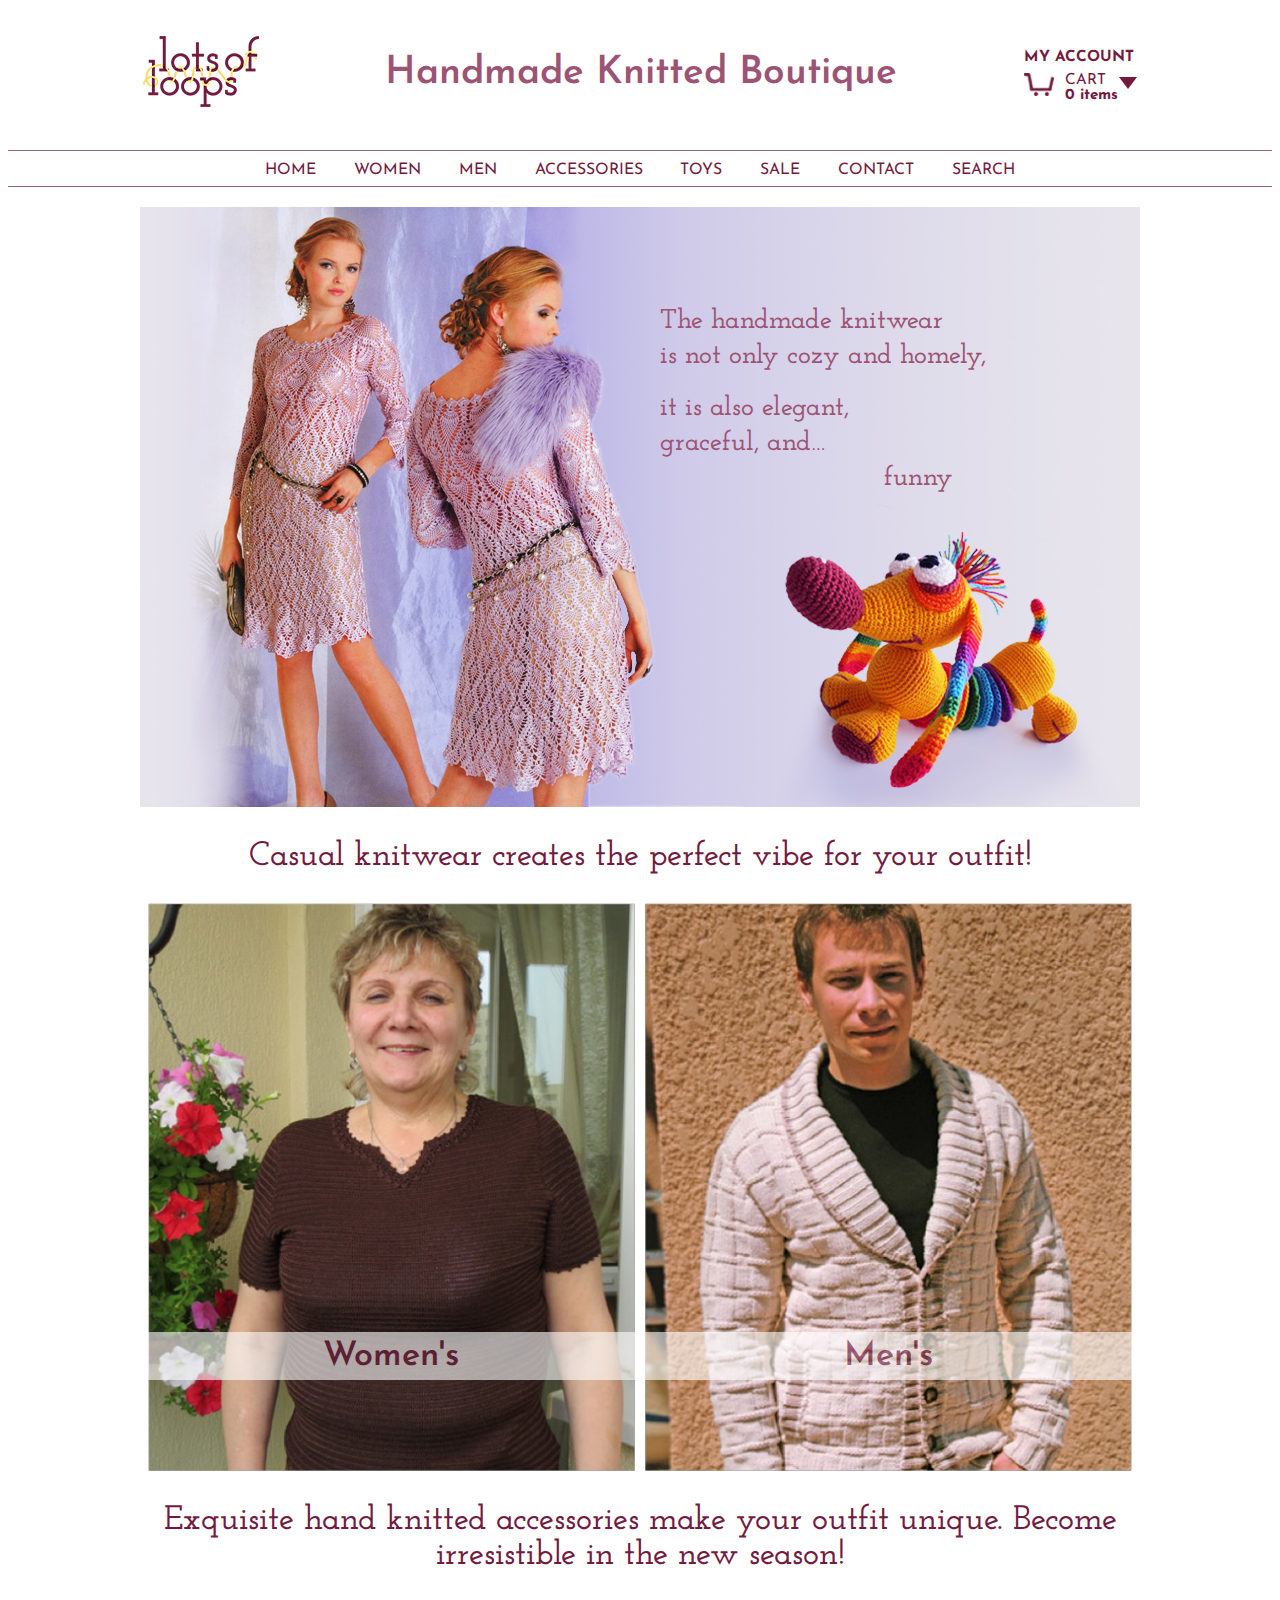
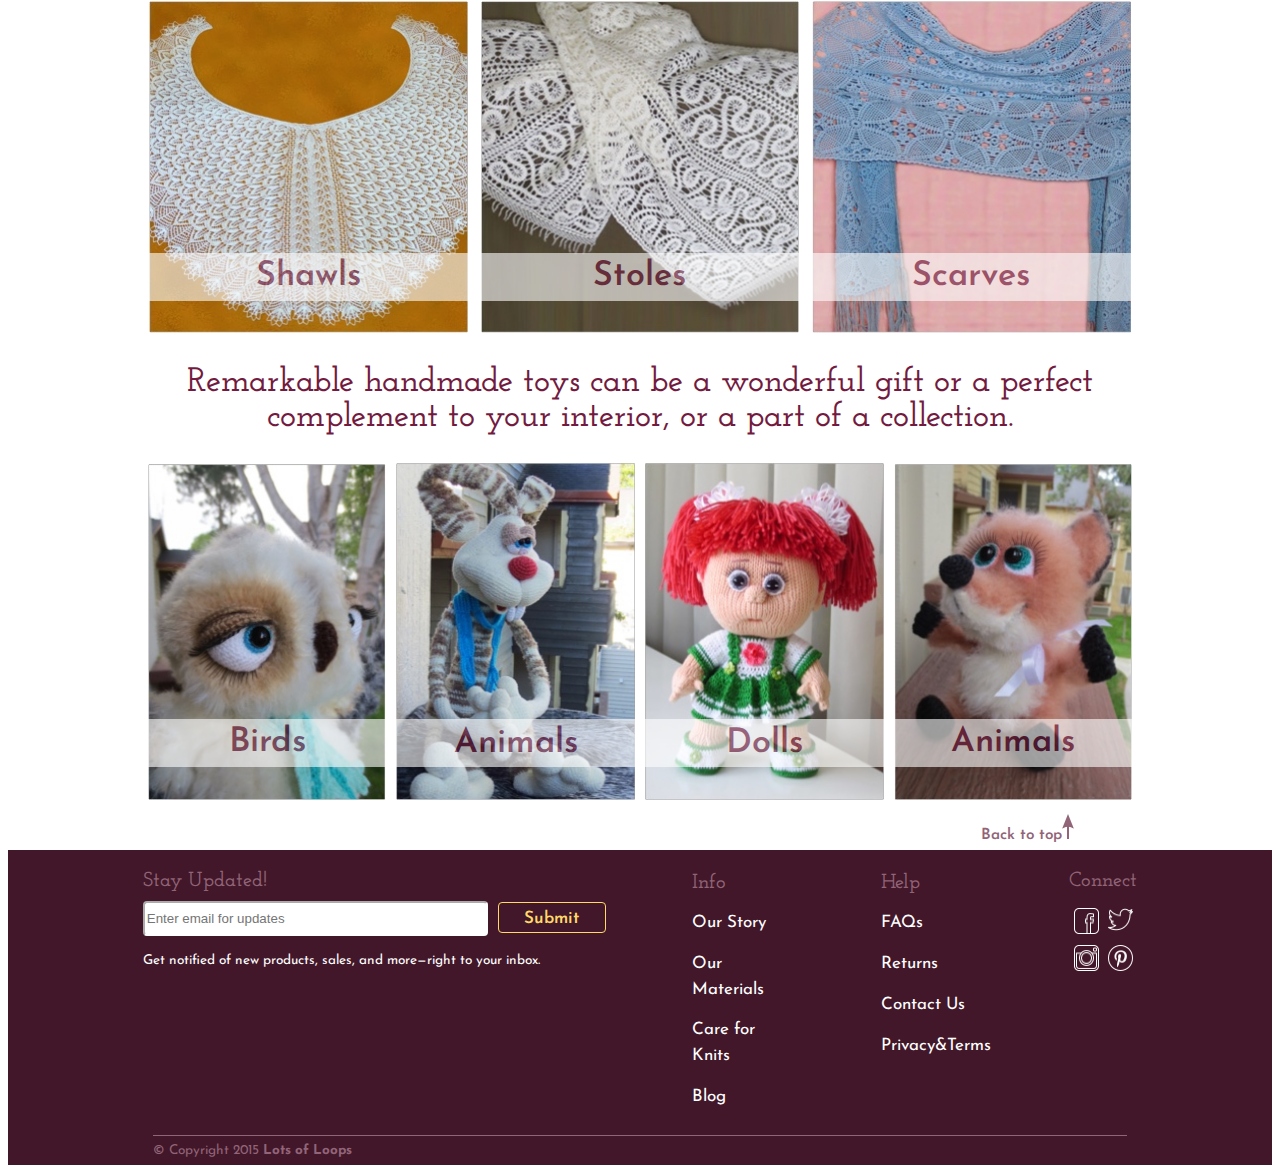
<file: index.html>
<!DOCTYPE html>
<html lang="en-us">
<head>
  <meta http-equiv="X-UA-Compatible" content="IE=Edge">
  <meta name="viewport" content="width=device-width, initial-scale=1">
  <meta charset="UTF-8">
  <title>Handmade Knitted Boutique | Lots of Loops</title>

<!-- Google fonts -->
  <link href='https://fonts.googleapis.com/css?family=Josefin+Sans:400,600,700|Josefin+Slab:400,600,700' rel='stylesheet' type='text/css'>

<!-- CSS -->
  <link rel="stylesheet" href="css/style.css">
</head>

<body>
  
<!-- Hero -->
<header>
<!-- RESPONSIVE NAV 
  <a class="hamburger" id="menu" href="#">&#9776;</a> -->
<div class="hea">    
  <div class="logo">
    <a href="index.html"><img src="images/logo.png" alt="Lots of Loops" /></a>
  </div>
  <div class="title">
    <h1>Handmade Knitted Boutique</h1>
  </div>
  <div class="account">
    <a href="#">MY ACCOUNT</a>
    <div class="cart">
        <a href="#">
          <img src="images/cart-1.png" alt="" />
          <span>CART<br> <strong>0 items</strong></span>
        </a>
    </div>
  </div>
</div>
</header>

<hr>
  <nav class="menu">
    <a href="index.html">HOME</a>
    <a href="toys.html">WOMEN</a>
    <a href="toys.html">MEN</a>
    <a href="toys.html">ACCESSORIES</a>
    <a href="toys.html">TOYS</a>
    <a href="toys.html">SALE</a>
    <a href="#">CONTACT</a>
    <a href="#">SEARCH</a>
  </nav>
<hr>

  <div class="hero">
    <div>
      <img src="images/Hero.jpg" alt="" />
      <div class="hero-text">
        <p class="one">The handmade knitwear<br>is not only cozy and homely,</p>
        <p class="two">it is also elegant,<br>graceful, and…</p>
        <p class="three">funny</p>
      </div>
    </div>
  </div>
  
<!-- Cloth -->
<main class="main">
  <div class="slog">
    <h2>Casual knitwear creates the perfect vibe for your outfit!</h2>
  </div>
  <div class="block">
    <div class="men">
      <a href="Women.html"><img src="images/w-02-1.jpg" alt="Women" />
        <div class="sign">
          <p>Women's</p>
        </div>
      </a>
    </div>
    <div class="men">
      <a href="#"><img src="images/m-01-1.jpg" alt="Men" />
        <div class="sign">
          <p>Men's</p>
        </div>
      </a>
    </div>
  </div>

<!-- Shawls -->
  <div class="slog">
    <h2>Exquisite hand knitted accessories make your outfit unique. Become irresistible in the new season!</h2>
  </div>
  <div class="block">
    <div class="sha">
      <a href="#"><img src="images/shawl-1-1.jpg" alt="Shawls" />
          <div class="sign">  
            <p>Shawls</p>
          </div>
      </a>
    </div>
    <div class="sha">
      <a href="#"><img src="images/shawl-2-3.jpg" alt="Stoles" />
        <div class="sign">
          <p>Stoles</p>
        </div>
      </a>
    </div>
    <div class="sha">
      <a href="#"><img src="images/shawl-4-1.jpg" alt="Scarves" />
        <div class="sign"> 
          <p>Scarves</p>
        </div>
      </a>
    </div>
  </div>

<!-- Toys -->  
  <div class="slog">
    <h2>Remarkable handmade toys can be a wonderful gift or a perfect complement to your interior, or a part of a collection.</h2>
  </div>
  <div class="block">
    <div class="toy">
      <a href="toys.html"><img src="images/owl-1.jpg" alt="Birds" />
        <div class="sign">
          <p>Birds</p>
        </div>
      </a>
    </div>
    <div class="toy">
      <a href="toys.html"><img src="images/IMG_3790.jpg" alt="Animals" />
        <div class="sign">
          <p>Animals</p>
        </div>
      </a>
    </div>
    <div class="toy">
      <a href="toys.html"><img src="images/dol-1-1.jpg" alt="Dolls" />
        <div class="sign">
          <p>Dolls</p>
        </div>
      </a>
    </div>
    <div class="toy">
      <a href="toys.html"><img src="images/fox-1.jpg" alt="Animals" />
        <div class="sign">
          <p>Animals</p>
        </div>
      </a>
    </div>
  </div>
</main>

<!--Back to top-->

<div class="top">
  <div>
    <a href="#top">Back to top<img src="images/arrow-top.png"></a>
  </div>
</div>

<!-- Footer -->
<footer>
  <div class="foot">
    <div class="email">
      <h3>Stay Updated!</h3>
      <input type="email" placeholder="Enter email for updates" size="40">
      <button type="submit">Submit</button>
      <p>Get notified of new products, sales, and more—right to your inbox.</p>
    </div>
    <ul class="info">
      <li><h3>Info</h3></li>
      <li><a href="#">Our Story</a></li>
      <li><a href="#">Our Materials</a></li>
      <li><a href="#">Care for Knits</a></li>
      <li><a href="#">Blog</a></li>
    </ul>
    <ul class="info">
      <li><h3>Help</h3></li>
      <li><a href="#">FAQs</a></li>
      <li><a href="#">Returns</a></li>
      <li><a href="#">Contact Us</a></li>
      <li><a href="#">Privacy&Terms</a></li>
    </ul>
    <div class="connect icon">
      <h3>Connect</h3>
      <a href="#"><img src="images/facebook.png" /></a>
      <a href="#"><img src="images/twitter.png" /></a>
      <a href="#"><img src="images/instagram.png" /></a>
      <a href="#"><img src="images/pinterest_copyrighted.png" /></a>
    </div>
    <div class="copy">
      <hr>
      <p>&copy; Copyright 2015 <strong>Lots of Loops</strong></p>
    </div>
  </div>
</footer>

</body>
</html>
</file>
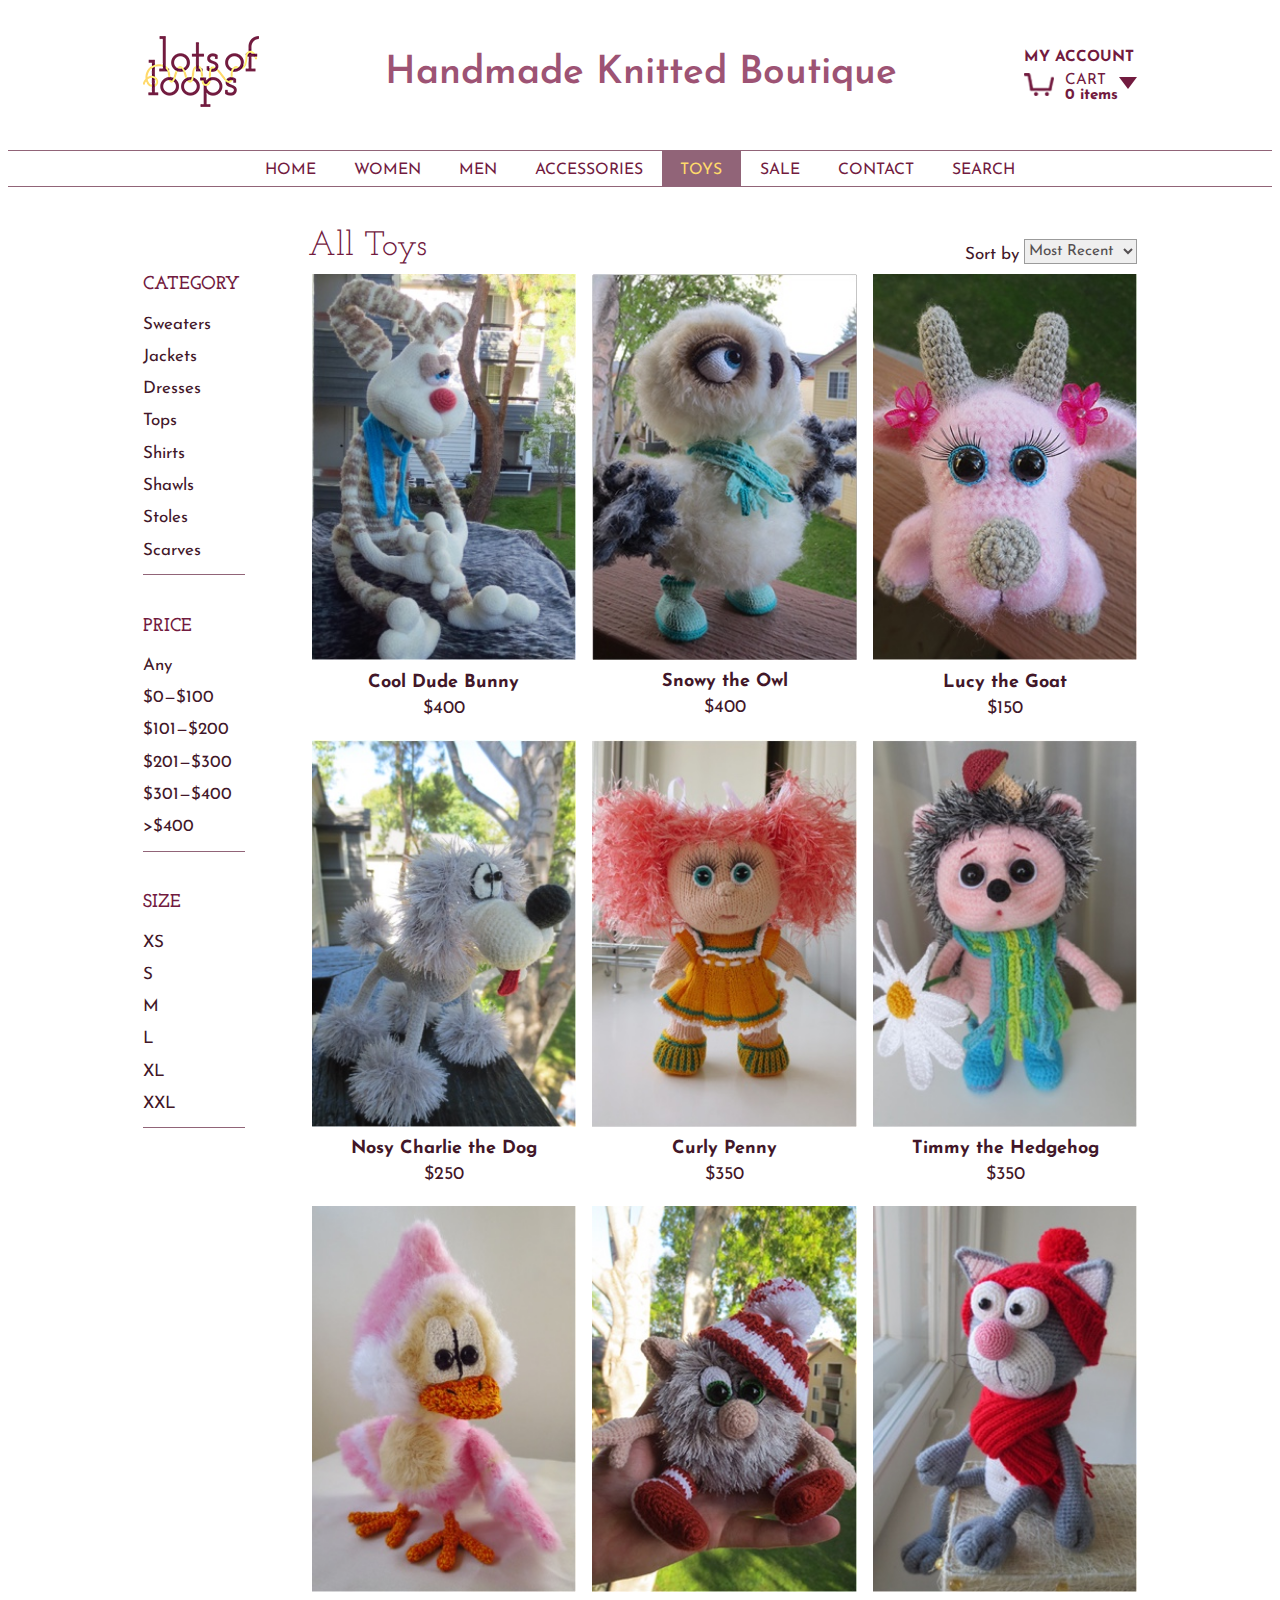
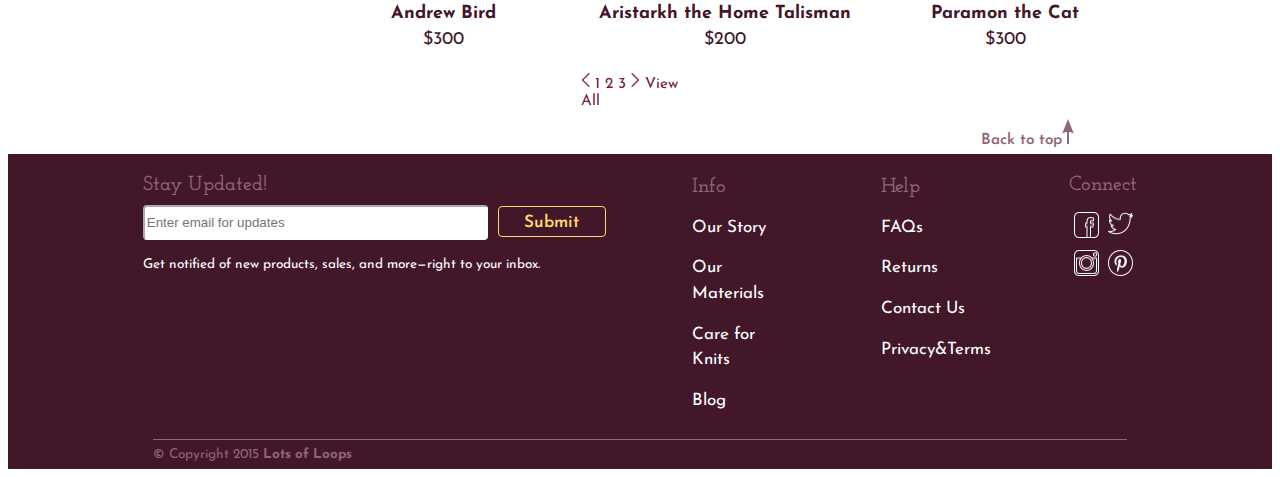
<file: toys.html>
<!DOCTYPE html>
<html lang="en-us">
<head>
  <meta http-equiv="X-UA-Compatible" content="IE=Edge">
  <meta name="viewport" content="width=device-width, initial-scale=1">
  <meta charset="UTF-8">
  <title>Handmade Knitted Boutique | Lots of Loops</title>

<!-- Google fonts -->
  <link href='https://fonts.googleapis.com/css?family=Josefin+Sans:400,600,700|Josefin+Slab:400,600,700' rel='stylesheet' type='text/css'>

<!-- CSS -->
  <link rel="stylesheet" href="css/style.css">
</head>

<body>
  
<!-- Hero -->
<header>
<!-- RESPONSIVE NAV 
  <a class="hamburger" id="menu" href="#">&#9776;</a> -->
<div class="hea">    
  <div class="logo">
    <a href="index.html"><img src="images/logo.png" alt="Lots of Loops" /></a>
  </div>
  <div class="title">
    <h1>Handmade Knitted Boutique</h1>
  </div>
  <div class="account">
    <a href="#">MY ACCOUNT</a>
    <div class="cart">
        <a href="#">
          <img src="images/cart-1.png" alt="" />
          <span>CART<br> <strong>0 items</strong></span>
        </a>
    </div>
  </div>
</div>
</header>

<hr>
  <nav class="menu">
    <a href="index.html">HOME</a>
    <a href="#">WOMEN</a>
    <a href="#">MEN</a>
    <a href="#">ACCESSORIES</a>
    <a class="active" href="toys.html">TOYS</a>
    <a href="#">SALE</a>
    <a href="#">CONTACT</a>
    <a href="#">SEARCH</a>
  </nav>
<hr>

<!-- Main --> 
<main class="main">
  <div class="container">

<!-- Subtitle -->
    <div class="subtitle">
      <div>
        <h2>All Toys</h2>
      </div>
      <div class="sortby">
        <span>Sort by</span>
        <form>
          <select class="sort" onchange="this.form.submit();" name="sort">
            <option value="s2" selected="">Most Recent</option>
            <option value="s3">Price Lowest</option>
             <option value="s3">Price Highest</option>
          </select> 
          <input type="hidden" value="Отправить"></input>
        </form>
      </div>
    </div>

<!-- Navigation -->
    <div class="navi">
      <ul class="category">
        <li><h3>CATEGORY</h3></li>
        <li><a href="#">Sweaters</a></li>
        <li><a href="#">Jackets</a></li>
        <li><a href="#">Dresses</a></li>
        <li><a href="#">Tops</a></li>
        <li><a href="#">Shirts</a></li>
        <li><a href="#">Shawls</a></li>
        <li><a href="#">Stoles</a></li>
        <li><a href="#">Scarves</a></li>
        <hr>
      </ul>
      
      <ul class="price">
        <li><h3>PRICE</h3></li>
        <li><a href="#">Any</a></li>
        <li><a href="#">$0—$100</a></li>
        <li><a href="#">$101—$200</a></li>
        <li><a href="#">$201—$300</a></li>
        <li><a href="#">$301—$400</a></li>
        <li><a href="#">>$400</a></li>
        <hr>
      </ul>
      
      <ul class="size">
        <li><h3>SIZE</h3></li>
        <li><a href="#">XS</a></li>
        <li><a href="#">S</a></li>
        <li><a href="#">M</a></li>
        <li><a href="#">L</a></li>
        <li><a href="#">XL</a></li>
        <li><a href="#">XXL</a></li>
        <hr>
      </ul>
    </div>

<!-- Content -->        
    <div class="photos">
      <div class="item">
        <a href="#"><img src="images/IMG_3790-2.jpg" alt="Bunny" /></a> 
        <div class="lable"> 
          <p><strong>Cool Dude Bunny</strong><br>$400</p>
        </div>
      </div> 

      <div class="item">
        <a href="#"><img src="images/owl-2.jpg" alt="Owl" /></a>
        <div class="lable"> 
          <p><strong>Snowy the Owl</strong><br>$400</p>
            </div>
      </div> 

      <div class="item">
        <a href="#"><img src="images/goat.jpg" alt="Goat" /></a>
        <div class="lable"> 
          <p><strong>Lucy the Goat</strong><br>$150</p>
        </div>
      </div>

      <div class="item">
        <a href="#"><img src="images/dog.jpg" alt="Dog" /></a>
        <div class="lable"> 
          <p><strong>Nosy Charlie the Dog</strong><br>$250</p>
        </div>
      </div>

      <div class="item">
        <a href="#"><img src="images/dol-2.jpg" alt="Dog" /></a>
        <div class="lable"> 
          <p><strong>Curly Penny</strong><br>$350</p>
        </div>
      </div>

      <div class="item">
        <a href="#"><img src="images/timmy.jpg" alt="Dog" /></a>
        <div class="lable"> 
          <p><strong>Timmy the Hedgehog</strong><br>$350</p>
        </div>
      </div>

      <div class="item">
        <a href="#"><img src="images/bird.jpg" alt="Dog" /></a>
        <div class="lable"> 
          <p><strong>Andrew Bird</strong><br>$300</p>
        </div>
      </div>

      <div class="item">
        <a href="#"><img src="images/man.jpg" alt="Dog" /></a>
        <div class="lable"> 
          <p><strong>Aristarkh the Home Talisman</strong><br>$200</p>
        </div>
      </div>

      <div class="item">
        <a href="#"><img src="images/cat.jpg" alt="Cat" /></a>
        <div class="lable"> 
          <p><strong>Paramon the Cat</strong><br>$300</p>
        </div>
      </div>
    </div>
  </div>
<!-- Bottom -->
  <div class="bottom" >
    <ul class="pages">
      <li><a href="#"><img src="images/angle_left.png" /></a></li>
      <li><a href="#" class="active3">1</a></li>
      <li><a href="#">2</a></li>
      <li><a href="#">3</a></li>
      <li><a href="#"><img src="images/angle_right.png" /></a></li>
      <li><a href="#">View All</a></li>
    </ul>
  </div>
 
<!-- Back to top -->
  <div class="top">
    <div>
      <a href="#top">Back to top<img src="images/arrow-top.png"></a>
    </div>
  </div>
</main>

<!-- Footer -->
<footer>
  <div class="foot">
    <div class="email">
      <h3>Stay Updated!</h3>
      <input type="email" placeholder="Enter email for updates" size="40">
      <button type="submit">Submit</button>
      <p>Get notified of new products, sales, and more—right to your inbox.</p>
    </div>
    <ul class="info">
      <li><h3>Info</h3></li>
      <li><a href="#">Our Story</a></li>
      <li><a href="#">Our Materials</a></li>
      <li><a href="#">Care for Knits</a></li>
      <li><a href="#">Blog</a></li>
    </ul>
    <ul class="info">
      <li><h3>Help</h3></li>
      <li><a href="#">FAQs</a></li>
      <li><a href="#">Returns</a></li>
      <li><a href="#">Contact Us</a></li>
      <li><a href="#">Privacy&Terms</a></li>
    </ul>
    <div class="connect icon">
      <h3>Connect</h3>
      <a href="#"><img src="images/facebook.png" /></a>
      <a href="#"><img src="images/twitter.png" /></a>
      <a href="#"><img src="images/instagram.png" /></a>
      <a href="#"><img src="images/pinterest_copyrighted.png" /></a>
    </div>
    <div class="copy">
      <hr>
      <p>&copy; Copyright 2015 <strong>Lots of Loops</strong></p>
    </div>
  </div>
</footer>

</body>
</html>
</file>
<file: css/style.css>
html, body {
  overflow-x: hidden;
}
body {
  font-family: "Josefin Sans", Helvetica, Arial, sans-serif;
  font-size: 17px;
  color: #421729;
}
h1, h2, h3, h4, h5, h6 {
  font-family: "Josefin Slab", Times, Georgia, serif;
  color: #721B3F;
}
h2 {
  font-size: 2em;
  font-weight: 600;
}
p {
  font-size: 18px;
  line-height: 21px;
  font-weight: 400;
}

/* HEADER */

header {
  display: -webkit-box;
  display: -moz-box;
  display: -ms-flexbox;
  display: -webkit-flex;
  display: flex;

  -webkit-flex-flow: row wrap; 
  
  -webkit-justify-content: space-around; 
  -moz-justify-content: space-around; 
  -ms-justify-content: space-around; 
  justify-content: space-around;
  align-items: center;

  color: #721B3F;
  margin: 1.2em 0 1.8em 0;
}

@media all and (max-width: 720px) {
    header {
    margin: 1.2em 0 0 0; 
  }
}

.hea {
  display: -webkit-box;
  display: -moz-box;
  display: -ms-flexbox;
  display: -webkit-flex;
  display: flex;

  -webkit-flex-flow: row wrap;
  justify-content: space-between;
  align-items: center;
  
  width: 58.5em;
}

@media all and (max-width: 775px) {
  .logo {order: 1;}
  .title {order: 2; width: 50%}
  .account {order: 3;}
}
@media all and (max-width: 720px) {
  .logo {order: 1;}
  .account {order: 2;}
  .title {order: 3; width: 100%}
}



.title h1 {
  font-family: "Josefin Sans", Helvetica, Arial, sans-serif;
  font-weight: 600;
  font-size: 2.28em;
  text-align: center;
  color: #9D5374;
}
.account {
  margin-right: 0.2em;
}
.account a {
  text-decoration: none;
  color: #721B3F;
  font-size: 0.9em;
  font-weight: 700;
}
.account a:hover {
  color: #CD9DB1;
}
.cart {
  margin-top: 0.5em;
  position: relative;
}
.cart span {
  position: absolute;
  margin-left: 0.7em;
  font-weight: 400;
}
.cart span:after {
  content: " ";
  position: absolute;
  right: -1.3em;
  top: 0.24em;
  border: 0.6em solid transparent;
  border-top: 0.8em solid #721B3F;
  display: block;
}
.cart span:hover:after {
  border-top: 0.8em solid #CD9DB1;
}

hr {
  border: none;
  background-color: #916478;
  color: #916478;
  height: 0.06em;
  margin: 0;
}

/* Navigation */
.menu {
  display: -webkit-box;
  display: -moz-box;
  display: -ms-flexbox;
  display: -webkit-flex;
  display: flex;

  -webkit-flex-flow: row wrap;
  justify-content: center;
  align-items: center;
}
.menu a {
  font-size: 0.93em;
  text-decoration: none;
  padding: 0.7em 1.2em 0 1.2em;
  color: #721B3F;
  height: 1.5em;
}
.menu a:hover {
  background: #916478;
  color: #FFDA6B;
}
@media all and (max-width: 440px) {
  .menu a {
    font-size: 0.83em;
    padding: 0.5em 0.8em 0;
  }
}
/* Hero */
.hero {
  display: -webkit-box;
  display: -moz-box;
  display: -ms-flexbox;
  display: -webkit-flex;
  display: flex;

  -webkit-flex-flow: row wrap;
  justify-content: center;
  align-items: center;
  width: 100%;
  margin-top: 1.2em;
}

.hero img {
  width: 100%;
}

.hero > div {
  position: relative;
}

.hero-text {
  font-family: "Josefin Slab", Times, Georgia, serif;
  position: absolute;
  left: 52%;
  top: 16%;
}
.hero-text p {
  font-size: 1.6em;
  font-weight: 600;
  text-align: left;
  color: #9D5374;
  line-height: 1.3em;
}
.hero-text .one {
  margin: 0;
}
.hero-text .two {
  margin:0.6em 0 0 0;
}
.hero-text .three {
  margin: 0;
  text-align: right;
  padding-right: 1.2em;
}

@media all and (max-width: 770px) {
  .hero-text {
    font-size: 0.8em;
  }
}
@media all and (max-width: 620px) {
  .hero-text {
    font-size: 0.65em;
  }
  .slog h2 {
    font-size: 1.5em;
  }
}
@media all and (max-width: 500px) {
  .hero-text {
    font-size: 0.56em;
  }
}
@media all and (max-width: 420px) {
  .hero-text {
    font-size: 0.5em;
  }
}

/* Main */
.main, footer {
  display: -webkit-box;
  display: -moz-box;
  display: -ms-flexbox;
  display: -webkit-flex;
  display: flex;

  -webkit-flex-flow: row wrap; 
  
  -webkit-justify-content: space-around; 
  -moz-justify-content: space-around; 
  -ms-justify-content: space-around; 
  justify-content: center;
  
  align-items: center;
}
.slog {
  text-align: center;
  flex: 0 1 78%;
}
.block {
  display: -webkit-box;
  display: -moz-box;
  display: -ms-flexbox;
  display: -webkit-flex;
  display: flex;

  -webkit-flex-flow: row wrap;
  -webkit-justify-content: space-around; 
  -moz-justify-content: space-around; 
  -ms-justify-content: space-around;
  justify-content: space-around;
  align-items: center;
  align-content: space-between;
  width: 58.5em;
}

/*Cloth*/
.men {
  position: relative;
  flex: 0 1 49%; 
}
.men img, .sha img, .toy img {
   width: 100%;
}
.sign {
  position: absolute;
  top: 75%;
  width: 100%;
  opacity: 0.6;
  background: #FFFFFF;
}
.sign p {
  font-size: 2em;
  font-weight: 600;
  text-decoration: none;
  text-align: center;
  color: #721B3F;
  margin: 0.4em 0;
}
@media all and (max-width: 500px) {
  .sign p {
    font-size: 1.5em;
    margin: 0.2em 0;
  }
}
/*Shawls*/
.sha {
  position: relative;
  flex: 0 1 32%;  
}
@media all and (max-width: 900px) {
  .sha {
    flex: 0 1 48%;
  }
}

/*Toys*/
.toy {
  position: relative;
  flex: 0 1 24%; 
}
@media all and (max-width: 768px) {
  .toy {
    flex: 0 1 48%;
  }
}

/* Back to top */
.top {
  width: 100%;
  height: 1.5em;
  position: relative;
  margin: 0.6em 0;
}
.top div {
  position: absolute;
  top: 0;
  left: 77%;
}
.top a {
text-decoration: none;
font-size: 0.9em;
font-weight: 600;
color: #916478;
}

/* Footer */
footer {
  background-color: #421729;
  }
.foot {
  display: -webkit-box;
  display: -moz-box;
  display: -ms-flexbox;
  display: -webkit-flex;
  display: flex;

  -webkit-flex-flow: row wrap;
  justify-content: space-between;
  align-items: flex-start;
  width: 58.5em;
  padding: 0 1%;
}
.foot h3 {
  font-size: 1.2em;
  font-weight: 600;
  color: #916478;
  margin: 1em 0 0.5em;
}

.email input {
  height: 2.2em;
  border-radius: 4px;
  border-color: #FFF;
}
.email button {
  background: #421729;
  border: 1px solid #FFDA6B;
  border-radius: 4px;
  font-family: "Josefin Sans", Helvetica, Arial, sans-serif;
  font-weight: 600;
  font-size: 1em;
  color: #FFDA6B;
  padding: 0.42em 1.5em 0.3em;
  margin-left: 0.3em;
}
.email p {
  font-size: 0.8em;
  color: #FFFFFF;
}

.info {
  list-style-type: none;
  padding: 0;
  margin: 0 0 0.6em;
}
.info a {
color: #FFFFFF;
line-height: 1.5em;
text-decoration: none;
}
.info a:hover {
  color: #916478;
}

.icon {
  display: flex;
  flex-flow: row wrap;
  justify-content: space-around;
  align-items: stretch;
  align-content: stretch;
}
.connect {
  width: 4em;
  height: 7.8em;
}
.copy {
  width: 98%;
  padding: 0 1%;
}
.copy p {
  font-size: 0.8em;
  color: #916478;
  margin: 0.3em 0;
}

@media all and (max-width: 768px) {
  .foot {
    justify-content: space-around;
  }
  .email {
    width: 100%;
    text-align: center;
  }
  .email button {
    margin-top: 0.5em;
  }
}

/* Category page */

.container {
  display: -webkit-box;
  display: -moz-box;
  display: -ms-flexbox;
  display: -webkit-flex;
  display: flex;

  -webkit-flex-flow: row wrap;
  -webkit-justify-content: space-between; 
  -moz-justify-content: space-between; 
  -ms-justify-content: space-between;
  justify-content: space-between;
  align-items: flex-start;
  
  width: 58.5em;
}

.menu .active {
  background: #916478;
  color: #FFDA6B;
}

/* Subitle */
.subtitle {
  display: -webkit-box;
  display: -moz-box;
  display: -ms-flexbox;
  display: -webkit-flex;
  display: flex;

  -webkit-flex-flow: row wrap;
  -webkit-justify-content: space-between; 
  -moz-justify-content: space-between; 
  -ms-justify-content: space-between;
  justify-content: space-between;
  align-items: flex-end;
  width: 100%;
  margin: 2.5em 0 0 9.7em;
  
}
.subtitle h2 {
  margin: 0;
  font-weight: 400; 
}
.sortby {
  position: relative;
}
.sortby span {
  position: absolute;
  left: -3.5em;
  top: 0.4em;
}
.sort {
  border: 1px solid #9B9B9B;
  height: 25px;
  font-family: "Josefin Sans", Helvetica, Arial, sans-serif;
  font-size: 0.9em;
  font-weight: 400;
  color: #555052;
}

/* Navigation */
.navi {
  display: -webkit-box;
  display: -moz-box;
  display: -ms-flexbox;
  display: -webkit-flex;
  display: flex;

  -webkit-flex-flow: column wrap;
  -webkit-justify-content: flex-start; 
  -moz-justify-content: flex-start; 
  -ms-justify-content: flex-start;
  justify-content: flex-start;
  align-items: flex-start;

  margin-top: 0.6em;
}
ul {
  list-style-type: none;
  margin: 0 0 2.4em;
  padding: 0;
  width: 6em;
}
ul h3 {
  font-size: 1.1em;
  line-height: 1.2em;
  margin-top: 0;
}
ul li {
  margin-bottom: 0.9em;
}
ul li a {
  text-decoration: none;
  color: #421729;
}
ul li a:hover {
  font-weight: 700;
}
.active2 {
  font-weight: 700;
}

@media all and (max-width: 630px) {
  .navi {
    -webkit-flex-flow: row nowrap;
    justify-content: space-between;
    width: 100%;
  }
  .navi ul {
    margin: 1em 0 0 0;
    text-align: center;
  }
  .navi ul h3 {
    margin: 0;
  }
  .navi ul li a {
    display: none;
  }
  .subtitle {
    margin: 1.5em 0 0 0;
  }
}

@media all and (max-width: 440px) {
  .subtitle {
    justify-content: space-between;
  }
  .subtitle h2 {
  font-size: 1.8em; 
  }
  .navi ul h3 {
    font-size: 1em;
  }
    ul {
    width: 4em;
  }
}

/* Content */
.photos {
  display: -webkit-box;
  display: -moz-box;
  display: -ms-flexbox;
  display: -webkit-flex;
  display: flex;

  -webkit-flex-flow: row wrap;
  -webkit-justify-content: space-between; 
  -moz-justify-content: space-between; 
  -ms-justify-content: space-between;
  justify-content: space-between;
  align-items: flex-start;
  align-content: space-between;
  width: 83%;
  margin-top: 0.6em;
}
@media all and (max-width: 630px) {
  .photos {
    width: 100%;
  }
}
.item {
  width: 32%;
}
.item img {
  width: 100%;
}
.lable p {
  text-align: center;
  line-height: 1.45em;
  margin-top: 0.3em;
}
@media all and (max-width: 768px) {
  .item {
    width: 48%;
  }
}

/* Bottom */
.bottom {
  display: -webkit-box;
  display: -moz-box;
  display: -ms-flexbox;
  display: -webkit-flex;
  display: flex;

  -webkit-flex-flow: row wrap;
  -webkit-justify-content: center; 
  -moz-justify-content: center; 
  -ms-justify-content: center;
  justify-content: center;
  align-items: flex-start;
  width: 58.5em;
}
.pages {
  width: 7em;
  margin: 0;
}
.pages li {
  display: inline;
}
.pages a {
  font-size: 0.9em;
  color: #721B3F;
}
.pages a:hover {
  text-decoration: none;
}
.active3 {
  text-decoration: none;
}
</file>
